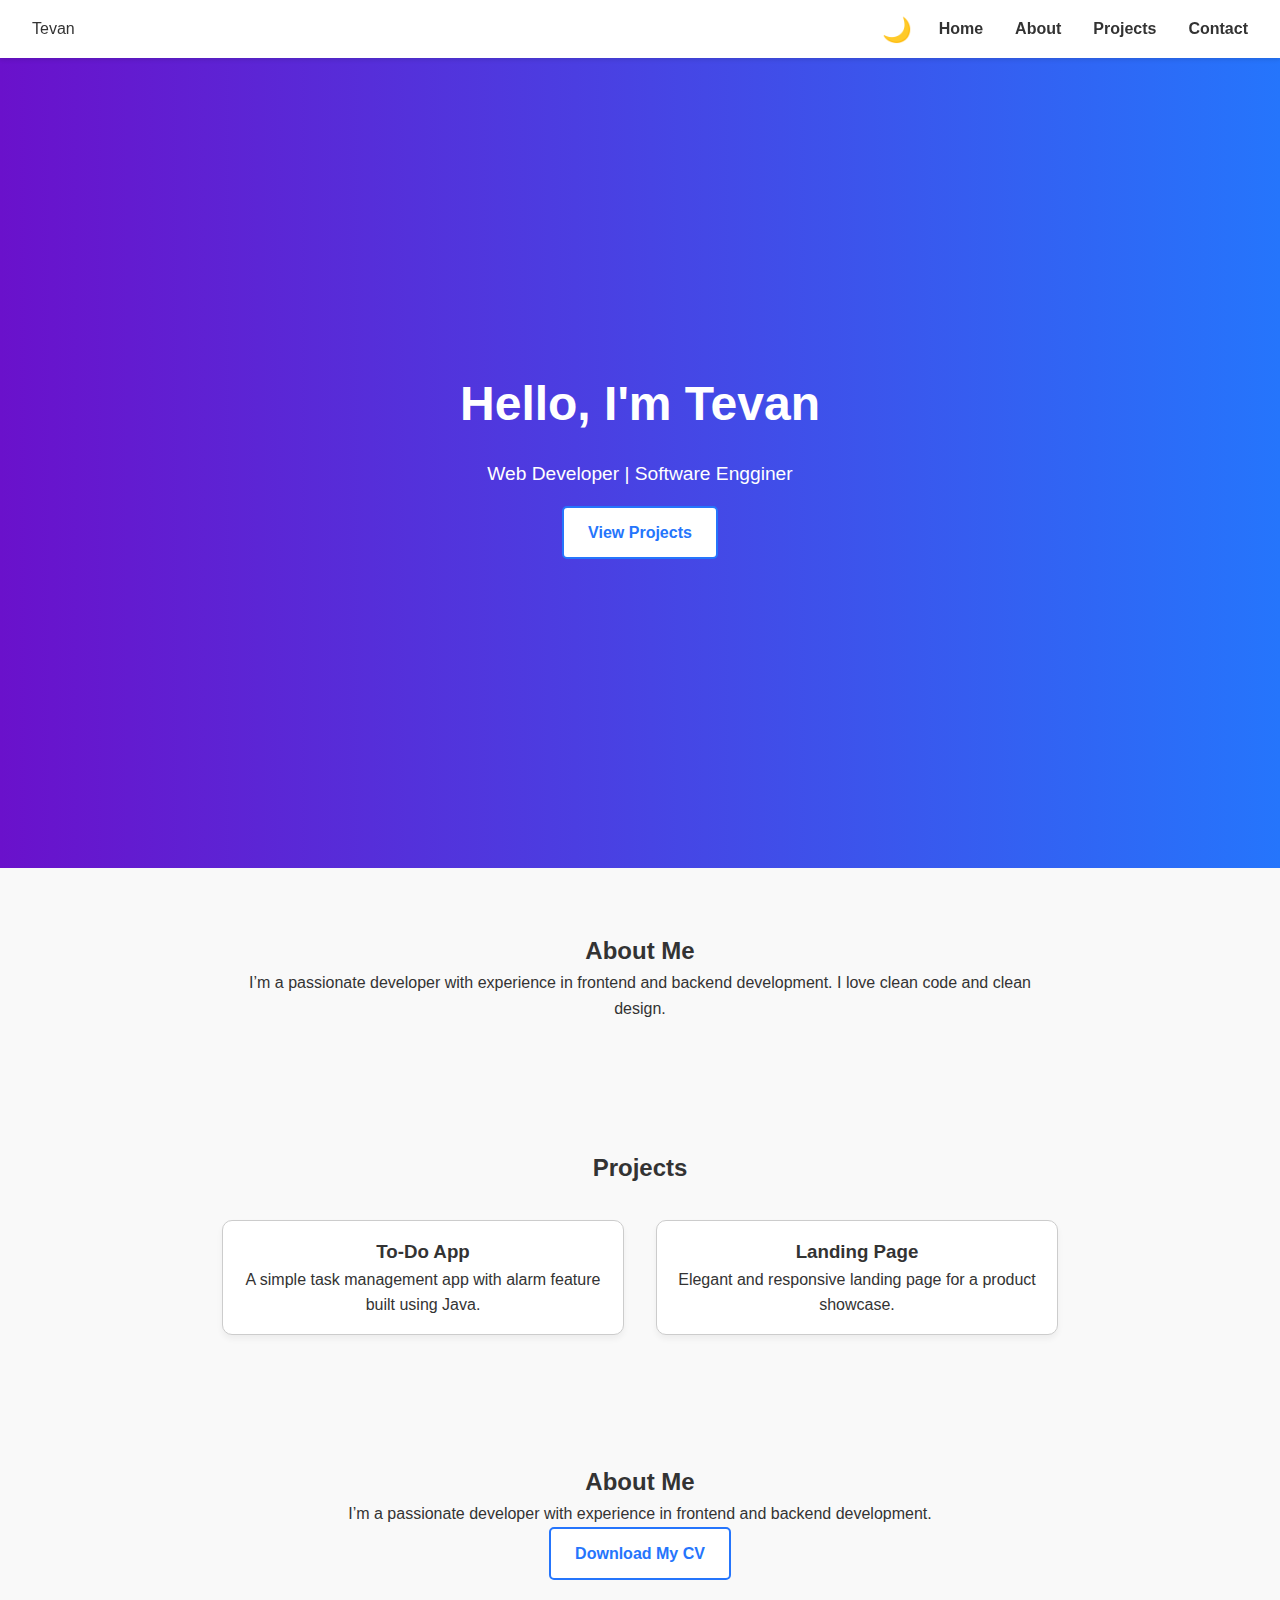
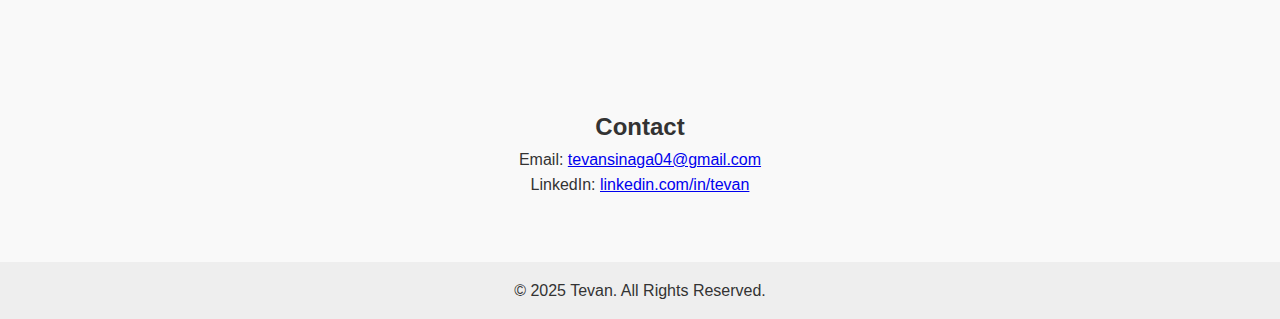
<file: index.html>
<!DOCTYPE html>
<html lang="en">
<head>
  <meta charset="UTF-8" />
  <meta name="viewport" content="width=device-width, initial-scale=1.0" />
  <title>My Portfolio</title>
  <link rel="stylesheet" href="style.css" />
</head>
<body>

  <header>


    <nav class="navbar">
      <div class="logo">Tevan</div>

      
      <ul class="nav-links">
        <button id="darkModeToggle" class="toggle-btn">🌙</button>
        <li><a href="#home">Home</a></li>
        <li><a href="#about">About</a></li>
        <li><a href="#projects">Projects</a></li>
        <li><a href="#contact">Contact</a></li>
      </ul>
    </nav>
  </header>

  <section id="home" class="hero">
    <div class="hero-text">
      <h1>Hello, I'm Tevan</h1>
      <p>Web Developer | Software Engginer</p>
      <a href="#projects" class="btn">View Projects</a>
    </div>
  </section>

  <section id="about" class="about">
    <h2>About Me</h2>
    <p>I’m a passionate developer with experience in frontend and backend development. I love clean code and clean design.</p>
  </section>

  <section id="projects" class="projects">
    <h2>Projects</h2>
    <div class="project-grid">
      <div class="project-card">
        <h3>To-Do App</h3>
        <p>A simple task management app with alarm feature built using Java.</p>
      </div>
      <div class="project-card">
        <h3>Landing Page</h3>
        <a href="Landing Page" target0="landing"></a>
        <p>Elegant and responsive landing page for a product showcase.</p>
      </div>
    </div>
  </section>

  <section id="about" class="about">
  <h2>About Me</h2>
  <p>I’m a passionate developer with experience in frontend and backend development.</p>
  <a href="cv.pdf" class="btn" download>Download My CV</a>
</section>


  <section id="contact" class="contact">
    <h2>Contact</h2>
    <p>Email: <a href="mailto:tevansinaga04@gmail.com">tevansinaga04@gmail.com</a></p>
    <p>LinkedIn: <a href="#">linkedin.com/in/tevan</a></p>
  </section>

  <footer>
    <p>© 2025 Tevan. All Rights Reserved.</p>
  </footer>

  <script src="script.js"></script>
</body>
</html>
</file>
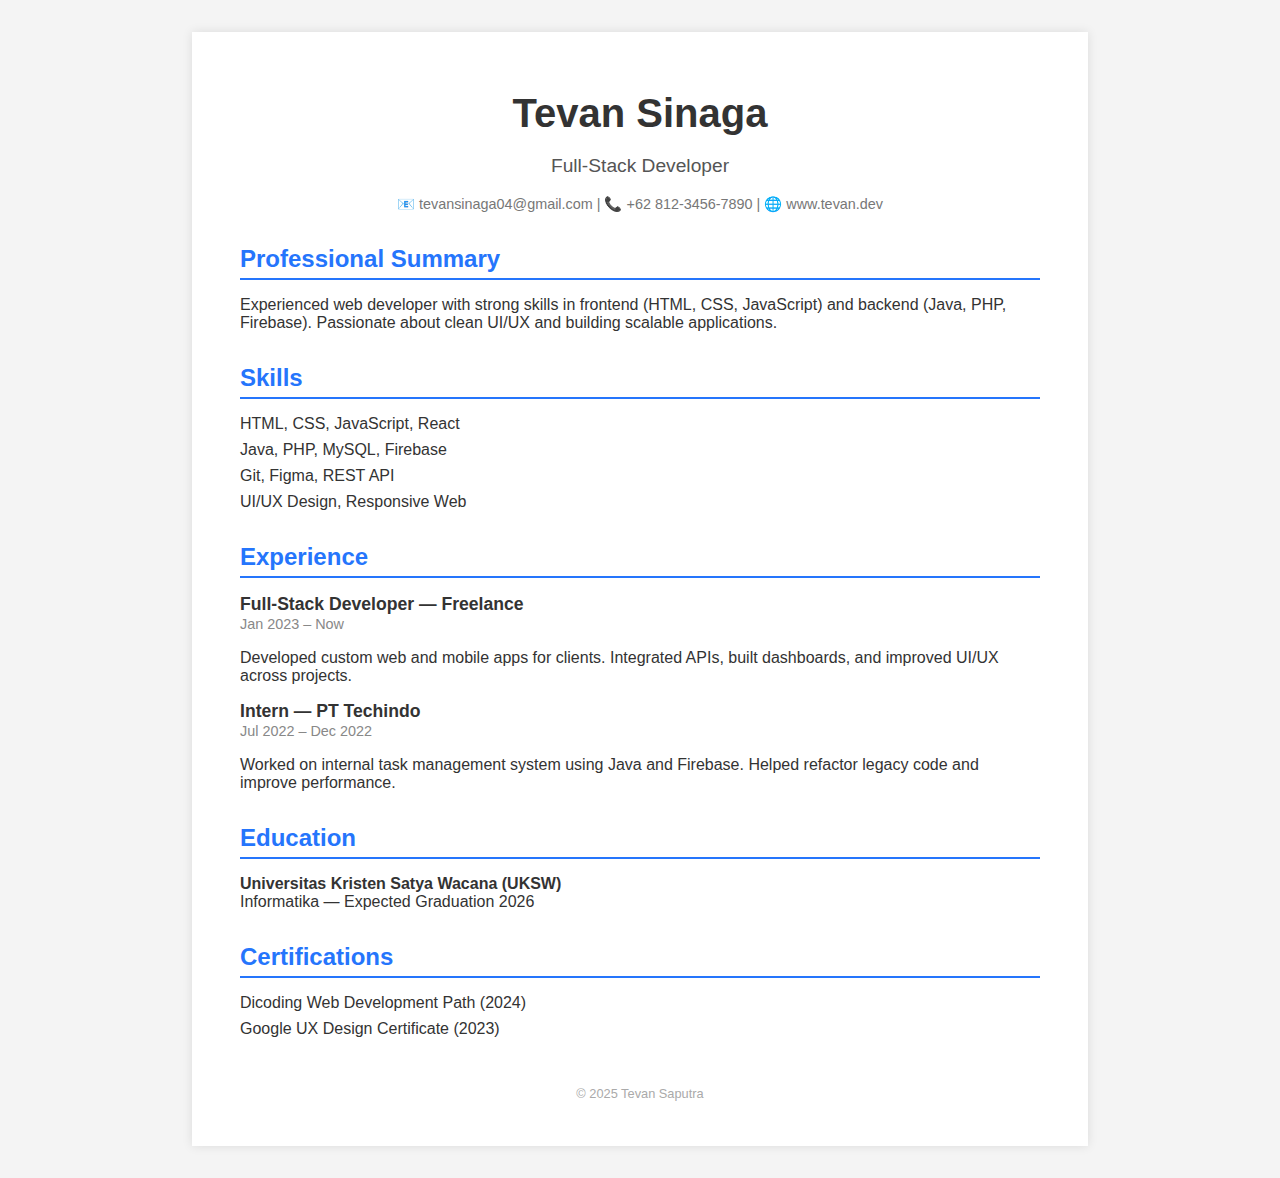
<file: cv.html>
<!DOCTYPE html>
<html lang="en">
<head>
  <meta charset="UTF-8" />
  <meta name="viewport" content="width=device-width, initial-scale=1.0"/>
  <title>CV - Tevan</title>
  <link rel="stylesheet" href="cv.css" />
</head>
<body>
  <div class="cv-container">
    <header>
      <h1>Tevan Sinaga</h1>
      <p class="role">Full-Stack Developer</p>
      <p class="contact">📧 tevansinaga04@gmail.com | 📞 +62 812-3456-7890 | 🌐 www.tevan.dev</p>
    </header>

    <section class="summary">
      <h2>Professional Summary</h2>
      <p>Experienced web developer with strong skills in frontend (HTML, CSS, JavaScript) and backend (Java, PHP, Firebase). Passionate about clean UI/UX and building scalable applications.</p>
    </section>

    <section class="skills">
      <h2>Skills</h2>
      <ul>
        <li>HTML, CSS, JavaScript, React</li>
        <li>Java, PHP, MySQL, Firebase</li>
        <li>Git, Figma, REST API</li>
        <li>UI/UX Design, Responsive Web</li>
      </ul>
    </section>

    <section class="experience">
      <h2>Experience</h2>
      <div class="job">
        <h3>Full-Stack Developer — Freelance</h3>
        <span class="date">Jan 2023 – Now</span>
        <p>Developed custom web and mobile apps for clients. Integrated APIs, built dashboards, and improved UI/UX across projects.</p>
      </div>
      <div class="job">
        <h3>Intern — PT Techindo</h3>
        <span class="date">Jul 2022 – Dec 2022</span>
        <p>Worked on internal task management system using Java and Firebase. Helped refactor legacy code and improve performance.</p>
      </div>
    </section>

    <section class="education">
      <h2>Education</h2>
      <p><strong>Universitas Kristen Satya Wacana (UKSW)</strong><br />
      Informatika — Expected Graduation 2026</p>
    </section>

    <section class="certification">
      <h2>Certifications</h2>
      <ul>
        <li>Dicoding Web Development Path (2024)</li>
        <li>Google UX Design Certificate (2023)</li>
      </ul>
    </section>

    <footer>
      <p>© 2025 Tevan Saputra</p>
    </footer>
  </div>
</body>
</html>
</file>
<file: style.css>
* {
  margin: 0;
  padding: 0;
  box-sizing: border-box;
  scroll-behavior: smooth;
}

body {
  font-family: 'Segoe UI', sans-serif;
  background: #f9f9f9;
  color: #333;
  line-height: 1.6;
}

header {
  background: #fff;
  padding: 1rem 2rem;
  box-shadow: 0 2px 4px rgba(0,0,0,0.1);
  position: sticky;
  top: 0;
  z-index: 1000;
}

.navbar {
  display: flex;
  justify-content: space-between;
  align-items: center;
}

.nav-links {
  list-style: none;
  display: flex;
  gap: 2rem;
}

.nav-links a {
  text-decoration: none;
  color: #333;
  font-weight: bold;
}

.hero {
  height: 90vh;
  background: linear-gradient(to right, #6a11cb, #2575fc);
  color: #fff;
  display: flex;
  justify-content: center;
  align-items: center;
  text-align: center;
}

.hero h1 {
  font-size: 3rem;
}

.hero p {
  font-size: 1.2rem;
  margin: 1rem 0;
}

.btn {
  display: inline-block;
  padding: 0.75rem 1.5rem;
  background: #fff;
  color: #2575fc;
  border-radius: 5px;
  font-weight: bold;
  text-decoration: none;
  transition: background 0.3s ease;
}

.btn:hover {
  background: #eee;
}

.btn {
  display: inline-block;
  padding: 0.75rem 1.5rem;
  background: #fff;
  color: #2575fc;
  border-radius: 5px;
  font-weight: bold;
  text-decoration: none;
  border: 2px solid #2575fc;
  transition: all 0.3s ease;
}

.btn:hover {
  background: #2575fc;
  color: #fff;
}


section {
  padding: 4rem 2rem;
}

.about, .projects, .contact {
  max-width: 900px;
  margin: 0 auto;
  text-align: center;
}

.project-grid {
  display: grid;
  grid-template-columns: repeat(auto-fit, minmax(280px, 1fr));
  gap: 2rem;
  margin-top: 2rem;
}

.project-card {
  background: #fff;
  border-radius: 10px;
  box-shadow: 0 4px 6px rgba(0,0,0,0.05);
  padding: 1.5rem;
  transition: transform 0.3s;
}

.project-card:hover {
  transform: translateY(-5px);
}

footer {
  background: #eee;
  padding: 1rem;
  text-align: center;
}


/* Tombol toggle pojok kanan atas */
.toggle-btn {
  position: fixed;
  top: 1rem;
  right: 23rem;
  font-size: 1.5rem;
  background: transparent;
  border: none;
  cursor: pointer;
  z-index: 999;
  transition: transform 0.3s;
}

.toggle-btn:hover {
  transform: rotate(20deg);
}

/* Transisi smooth antar mode */
body {
  transition: background-color 0.4s ease, color 0.4s ease;
}

/* Dark mode styles */
body.dark-mode {
  background-color: #121212;
  color: #e0e0e0;
}

body.dark-mode header {
  background-color: #1e1e1e;
}

body.dark-mode .btn {
  background-color: #333;
  color: #fff;
  border: 2px solid #555;
}

body.dark-mode .btn:hover {
  background-color: #444;
}

body.dark-mode .project-card {
  background-color: #222;
  color: #ddd;
}


.project-card {
  display: block;
  padding: 1rem;
  border: 1px solid #ccc;
  border-radius: 10px;
  text-decoration: none;
  color: inherit;
  transition: background 0.2s ease;
}
.project-card:hover {
  background: #f0f0f0;
}
</file>
<file: cv.css>
body {
  font-family: 'Segoe UI', sans-serif;
  margin: 0;
  background: #f4f4f4;
  color: #333;
  padding: 2rem;
}

.cv-container {
  background: #fff;
  max-width: 800px;
  margin: auto;
  padding: 2rem 3rem;
  box-shadow: 0 0 10px rgba(0,0,0,0.1);
}

header {
  text-align: center;
  margin-bottom: 2rem;
}

header h1 {
  font-size: 2.5rem;
  margin-bottom: 0.3rem;
}

.role {
  font-size: 1.2rem;
  color: #555;
}

.contact {
  font-size: 0.9rem;
  color: #777;
}

section {
  margin-bottom: 2rem;
}

h2 {
  border-bottom: 2px solid #2575fc;
  padding-bottom: 5px;
  margin-bottom: 1rem;
  color: #2575fc;
}

ul {
  list-style: none;
  padding-left: 0;
}

ul li {
  margin-bottom: 0.5rem;
}

.job {
  margin-bottom: 1rem;
}

.job h3 {
  margin: 0;
  font-size: 1.1rem;
}

.date {
  font-size: 0.9rem;
  color: #888;
}

footer {
  text-align: center;
  font-size: 0.8rem;
  color: #aaa;
  margin-top: 3rem;
}


/* Tombol Toggle */
.toggle-btn {
  background: none;
  border: none;
  font-size: 1.5rem;
  cursor: pointer;
  margin-left: 1rem;
}
</file>
